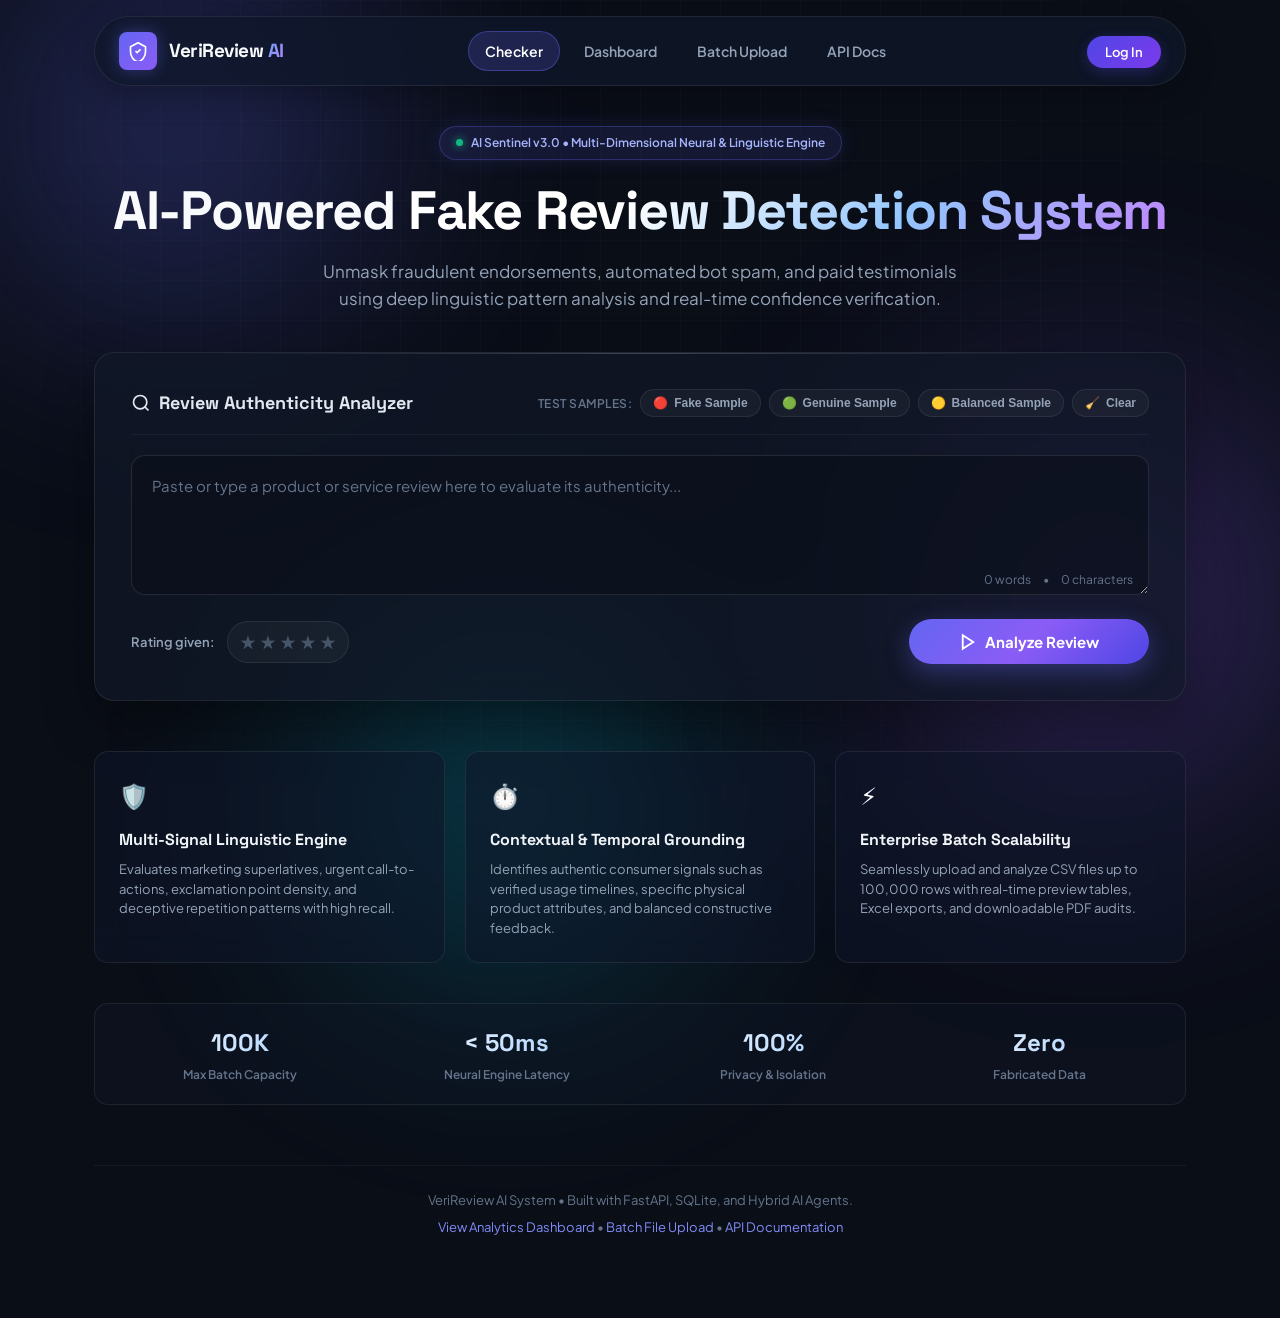
<file: templates/index.html>
<!DOCTYPE html>
<html lang="en">
<head>
  <meta charset="UTF-8" />
  <meta name="viewport" content="width=device-width, initial-scale=1.0" />
  <title>VeriReview AI — Fake Review Detection System</title>
  <meta name="description" content="AI-agent-powered review authenticity checker with multi-dimensional linguistic anomaly analysis, real-time confidence scoring, and batch verification." />

  <!-- Google Fonts: Plus Jakarta Sans & Space Grotesk -->
  <link rel="preconnect" href="https://fonts.googleapis.com" />
  <link rel="preconnect" href="https://fonts.gstatic.com" crossorigin />
  <link href="https://fonts.googleapis.com/css2?family=Plus+Jakarta+Sans:wght@300;400;500;600;700;800&family=Space+Grotesk:wght@500;600;700&display=swap" rel="stylesheet" />

  <style>
    /* ==========================================================================
       CSS Variables & Theme Tokens
       ========================================================================== */
    :root {
      --bg-primary: #0a0e17;
      --bg-secondary: #0f172a;
      --bg-glass: rgba(17, 24, 39, 0.72);
      --bg-glass-elevated: rgba(30, 41, 59, 0.65);
      --border-subtle: rgba(255, 255, 255, 0.08);
      --border-focus: rgba(99, 102, 241, 0.5);

      --text-main: #f8fafc;
      --text-muted: #94a3b8;
      --text-dim: #64748b;

      --accent-indigo: #6366f1;
      --accent-cyan: #06b6d4;
      --accent-violet: #8b5cf6;

      --fake-red: #ef4444;
      --fake-red-glow: rgba(239, 68, 68, 0.25);
      --fake-bg: rgba(239, 68, 68, 0.08);

      --genuine-green: #10b981;
      --genuine-green-glow: rgba(16, 185, 129, 0.25);
      --genuine-bg: rgba(16, 185, 129, 0.08);

      --radius-sm: 8px;
      --radius-md: 14px;
      --radius-lg: 20px;
      --radius-full: 9999px;

      --font-body: 'Plus Jakarta Sans', system-ui, -apple-system, sans-serif;
      --font-heading: 'Space Grotesk', system-ui, -apple-system, sans-serif;
    }

    /* ==========================================================================
       Reset & Base Styles
       ========================================================================== */
    *, *::before, *::after {
      box-sizing: border-box;
      margin: 0;
      padding: 0;
    }

    body {
      font-family: var(--font-body);
      background-color: var(--bg-primary);
      color: var(--text-main);
      min-height: 100vh;
      overflow-x: hidden;
      line-height: 1.6;
      position: relative;
    }

    /* Ambient Background Glow Elements */
    .ambient-glow {
      position: fixed;
      border-radius: 50%;
      filter: blur(120px);
      pointer-events: none;
      z-index: 0;
      opacity: 0.45;
      animation: floatOrbs 18s ease-in-out infinite alternate;
    }

    .ambient-1 {
      top: -150px;
      left: -100px;
      width: 550px;
      height: 550px;
      background: radial-gradient(circle, var(--accent-indigo) 0%, transparent 70%);
    }

    .ambient-2 {
      top: 300px;
      right: -120px;
      width: 600px;
      height: 600px;
      background: radial-gradient(circle, var(--accent-violet) 0%, transparent 70%);
      animation-delay: -5s;
    }

    .ambient-3 {
      bottom: -150px;
      left: 20%;
      width: 500px;
      height: 500px;
      background: radial-gradient(circle, var(--accent-cyan) 0%, transparent 70%);
      animation-delay: -10s;
    }

    @keyframes floatOrbs {
      0% { transform: translateY(0px) scale(1); }
      50% { transform: translateY(35px) scale(1.08); }
      100% { transform: translateY(-20px) scale(0.96); }
    }

    /* Subtle Cyber Grid Texture */
    .cyber-grid {
      position: fixed;
      inset: 0;
      background-image: 
        linear-gradient(to right, rgba(255, 255, 255, 0.02) 1px, transparent 1px),
        linear-gradient(to bottom, rgba(255, 255, 255, 0.02) 1px, transparent 1px);
      background-size: 40px 40px;
      pointer-events: none;
      z-index: 0;
      mask-image: radial-gradient(circle at 50% 30%, black 40%, transparent 90%);
      -webkit-mask-image: radial-gradient(circle at 50% 30%, black 40%, transparent 90%);
    }

    /* ==========================================================================
       Layout Containers
       ========================================================================== */
    .app-wrapper {
      position: relative;
      z-index: 1;
      max-width: 1140px;
      margin: 0 auto;
      padding: 0 24px 80px;
    }

    /* ==========================================================================
       Glass Navigation Header
       ========================================================================== */
    .glass-nav {
      position: sticky;
      top: 16px;
      z-index: 100;
      display: flex;
      align-items: center;
      justify-content: space-between;
      padding: 14px 24px;
      margin: 16px 0 40px;
      background: rgba(15, 23, 42, 0.75);
      backdrop-filter: blur(20px);
      -webkit-backdrop-filter: blur(20px);
      border: 1px solid var(--border-subtle);
      border-radius: var(--radius-full);
      box-shadow: 0 10px 30px rgba(0, 0, 0, 0.25);
    }

    .nav-brand {
      display: flex;
      align-items: center;
      gap: 12px;
      text-decoration: none;
      color: var(--text-main);
    }

    .brand-icon-wrapper {
      position: relative;
      width: 38px;
      height: 38px;
      border-radius: var(--radius-sm);
      background: linear-gradient(135deg, var(--accent-indigo), var(--accent-violet));
      display: flex;
      align-items: center;
      justify-content: center;
      box-shadow: 0 0 15px rgba(99, 102, 241, 0.4);
    }

    .brand-icon-wrapper svg {
      width: 20px;
      height: 20px;
      fill: none;
      stroke: #fff;
      stroke-width: 2;
    }

    .brand-title {
      font-family: var(--font-heading);
      font-size: 19px;
      font-weight: 700;
      letter-spacing: -0.5px;
    }

    .brand-title span {
      background: linear-gradient(120deg, #60a5fa, #c084fc);
      -webkit-background-clip: text;
      -webkit-text-fill-color: transparent;
    }

    .nav-links {
      display: flex;
      align-items: center;
      gap: 8px;
    }

    .nav-link {
      padding: 8px 16px;
      color: var(--text-muted);
      text-decoration: none;
      font-size: 14px;
      font-weight: 600;
      border-radius: var(--radius-full);
      transition: all 0.2s ease;
    }

    .nav-link:hover {
      color: var(--text-main);
      background: rgba(255, 255, 255, 0.06);
    }

    .nav-link.active {
      color: #fff;
      background: rgba(99, 102, 241, 0.2);
      border: 1px solid rgba(99, 102, 241, 0.4);
    }

    .nav-btn-auth {
      padding: 8px 18px;
      font-size: 13px;
      font-weight: 600;
      color: #fff;
      background: linear-gradient(135deg, #4f46e5, #7c3aed);
      border-radius: var(--radius-full);
      text-decoration: none;
      box-shadow: 0 4px 14px rgba(79, 70, 229, 0.3);
      transition: all 0.2s ease;
    }

    .nav-btn-auth:hover {
      transform: translateY(-1px);
      box-shadow: 0 6px 18px rgba(79, 70, 229, 0.45);
    }

    /* ==========================================================================
       Hero Section
       ========================================================================== */
    .hero-section {
      text-align: center;
      margin-bottom: 40px;
    }

    .hero-badge {
      display: inline-flex;
      align-items: center;
      gap: 8px;
      padding: 6px 16px;
      background: rgba(99, 102, 241, 0.12);
      border: 1px solid rgba(99, 102, 241, 0.3);
      border-radius: var(--radius-full);
      font-size: 12px;
      font-weight: 600;
      color: #a5b4fc;
      margin-bottom: 20px;
      box-shadow: 0 0 20px rgba(99, 102, 241, 0.15);
    }

    .pulsing-dot {
      width: 7px;
      height: 7px;
      border-radius: 50%;
      background-color: var(--genuine-green);
      box-shadow: 0 0 8px var(--genuine-green);
      animation: pulseGreen 1.8s infinite;
    }

    @keyframes pulseGreen {
      0%, 100% { opacity: 1; transform: scale(1); }
      50% { opacity: 0.4; transform: scale(1.3); }
    }

    .hero-title {
      font-family: var(--font-heading);
      font-size: clamp(34px, 5vw, 54px);
      font-weight: 800;
      line-height: 1.15;
      letter-spacing: -1.2px;
      margin-bottom: 16px;
    }

    .hero-title-gradient {
      background: linear-gradient(135deg, #ffffff 30%, #93c5fd 65%, #c084fc 100%);
      -webkit-background-clip: text;
      -webkit-text-fill-color: transparent;
    }

    .hero-subtitle {
      max-width: 680px;
      margin: 0 auto;
      font-size: clamp(15px, 2vw, 17px);
      color: var(--text-muted);
      line-height: 1.6;
    }

    /* ==========================================================================
       Analyzer Main Card (Glass Console)
       ========================================================================== */
    .console-card {
      background: var(--bg-glass);
      backdrop-filter: blur(24px);
      -webkit-backdrop-filter: blur(24px);
      border: 1px solid var(--border-subtle);
      border-radius: var(--radius-lg);
      padding: clamp(24px, 4vw, 36px);
      box-shadow: 0 20px 50px rgba(0, 0, 0, 0.35);
      position: relative;
      overflow: hidden;
    }

    .console-card::before {
      content: "";
      position: absolute;
      top: 0;
      left: 10%;
      right: 10%;
      height: 1px;
      background: linear-gradient(90deg, transparent, rgba(255, 255, 255, 0.2), transparent);
    }

    .console-top-bar {
      display: flex;
      align-items: center;
      justify-content: space-between;
      flex-wrap: wrap;
      gap: 12px;
      margin-bottom: 20px;
      padding-bottom: 16px;
      border-bottom: 1px solid rgba(255, 255, 255, 0.05);
    }

    .console-heading {
      font-family: var(--font-heading);
      font-size: 18px;
      font-weight: 700;
      display: flex;
      align-items: center;
      gap: 8px;
      color: #e2e8f0;
    }

    /* Quick Preset Chips */
    .preset-chips {
      display: flex;
      align-items: center;
      gap: 8px;
      flex-wrap: wrap;
    }

    .chip-label {
      font-size: 12px;
      color: var(--text-dim);
      font-weight: 600;
      text-transform: uppercase;
      letter-spacing: 0.5px;
    }

    .chip-btn {
      padding: 6px 12px;
      font-size: 12px;
      font-weight: 600;
      border-radius: var(--radius-full);
      border: 1px solid var(--border-subtle);
      background: rgba(255, 255, 255, 0.04);
      color: var(--text-muted);
      cursor: pointer;
      transition: all 0.2s ease;
      display: inline-flex;
      align-items: center;
      gap: 6px;
    }

    .chip-btn:hover {
      background: rgba(255, 255, 255, 0.09);
      color: var(--text-main);
      transform: translateY(-1px);
    }

    .chip-btn.chip-fake:hover {
      border-color: rgba(239, 68, 68, 0.4);
      color: #fca5a5;
    }

    .chip-btn.chip-genuine:hover {
      border-color: rgba(16, 185, 129, 0.4);
      color: #86efac;
    }

    /* Review Textarea Wrap */
    .textarea-wrap {
      position: relative;
      margin-bottom: 18px;
    }

    textarea#review_text {
      width: 100%;
      min-height: 140px;
      padding: 18px 20px 40px;
      font-family: var(--font-body);
      font-size: 15px;
      line-height: 1.6;
      color: var(--text-main);
      background: rgba(10, 15, 26, 0.6);
      border: 1px solid rgba(255, 255, 255, 0.1);
      border-radius: var(--radius-md);
      resize: vertical;
      outline: none;
      transition: all 0.25s ease;
    }

    textarea#review_text:focus {
      border-color: var(--accent-indigo);
      box-shadow: 0 0 0 3px rgba(99, 102, 241, 0.2), inset 0 2px 4px rgba(0, 0, 0, 0.3);
      background: rgba(10, 15, 26, 0.85);
    }

    textarea#review_text::placeholder {
      color: var(--text-dim);
    }

    .textarea-footer {
      position: absolute;
      bottom: 12px;
      right: 16px;
      display: flex;
      align-items: center;
      gap: 12px;
      font-size: 12px;
      color: var(--text-dim);
      pointer-events: none;
    }

    /* Rating & Action Controls */
    .controls-row {
      display: flex;
      align-items: center;
      justify-content: space-between;
      gap: 18px;
      flex-wrap: wrap;
    }

    .rating-control {
      display: flex;
      align-items: center;
      gap: 12px;
    }

    .rating-label {
      font-size: 13px;
      font-weight: 600;
      color: var(--text-muted);
    }

    /* Interactive Star Selector */
    .star-rating-box {
      display: flex;
      align-items: center;
      gap: 4px;
      background: rgba(255, 255, 255, 0.04);
      padding: 6px 12px;
      border-radius: var(--radius-full);
      border: 1px solid var(--border-subtle);
    }

    .star-icon {
      font-size: 18px;
      color: #475569;
      cursor: pointer;
      transition: all 0.15s ease;
      user-select: none;
    }

    .star-icon.active,
    .star-icon.hovered {
      color: #fbbf24;
      text-shadow: 0 0 8px rgba(251, 191, 36, 0.6);
      transform: scale(1.15);
    }

    /* Hidden native select for standard form compliance */
    select#rating {
      position: absolute;
      opacity: 0;
      pointer-events: none;
      width: 0;
      height: 0;
    }

    /* Submit Button */
    button#submit-btn {
      flex: 1;
      max-width: 240px;
      padding: 13px 26px;
      font-family: var(--font-body);
      font-size: 15px;
      font-weight: 700;
      color: #fff;
      background: linear-gradient(135deg, #6366f1 0%, #8b5cf6 50%, #4f46e5 100%);
      border: none;
      border-radius: var(--radius-full);
      cursor: pointer;
      display: inline-flex;
      align-items: center;
      justify-content: center;
      gap: 8px;
      box-shadow: 0 8px 24px rgba(99, 102, 241, 0.35);
      transition: all 0.25s cubic-bezier(0.16, 1, 0.3, 1);
    }

    button#submit-btn:hover:not(:disabled) {
      transform: translateY(-2px);
      box-shadow: 0 12px 30px rgba(99, 102, 241, 0.5);
    }

    button#submit-btn:active:not(:disabled) {
      transform: translateY(0);
    }

    button#submit-btn:disabled {
      background: #334155;
      color: #94a3b8;
      cursor: not-allowed;
      box-shadow: none;
      transform: none;
    }

    /* ==========================================================================
       Result Section — Distinct Red & Green Lines
       ========================================================================== */
    .result {
      margin-top: 32px;
      padding: 24px 28px;
      border-radius: var(--radius-md);
      position: relative;
      transition: all 0.35s cubic-bezier(0.16, 1, 0.3, 1);
      animation: fadeInScale 0.35s ease-out;
    }

    @keyframes fadeInScale {
      from { opacity: 0; transform: translateY(12px) scale(0.98); }
      to { opacity: 1; transform: translateY(0) scale(1); }
    }

    /* Hidden Utility */
    .hidden {
      display: none !important;
    }

    /* Prominent Red Line for False/Fake Reviews */
    .result.result-fake,
    .result.result-false {
      background: linear-gradient(90deg, var(--fake-bg) 0%, rgba(15, 23, 42, 0.9) 100%);
      border: 1px solid rgba(239, 68, 68, 0.25);
      border-left: 8px solid var(--fake-red) !important;
      box-shadow: 0 12px 35px var(--fake-red-glow);
    }

    /* Prominent Green Line for True/Genuine Reviews */
    .result.result-genuine,
    .result.result-true {
      background: linear-gradient(90deg, var(--genuine-bg) 0%, rgba(15, 23, 42, 0.9) 100%);
      border: 1px solid rgba(16, 185, 129, 0.25);
      border-left: 8px solid var(--genuine-green) !important;
      box-shadow: 0 12px 35px var(--genuine-green-glow);
    }

    /* Header Banner inside Result */
    .result-header-bar {
      display: flex;
      align-items: center;
      justify-content: space-between;
      flex-wrap: wrap;
      gap: 12px;
      margin-bottom: 18px;
    }

    .result-status-tag {
      display: inline-flex;
      align-items: center;
      gap: 8px;
      padding: 6px 14px;
      border-radius: var(--radius-full);
      font-size: 13px;
      font-weight: 800;
      letter-spacing: 0.3px;
    }

    .tag-false {
      background: rgba(239, 68, 68, 0.18);
      color: #f87171;
      border: 1px solid rgba(239, 68, 68, 0.4);
    }

    .tag-true {
      background: rgba(16, 185, 129, 0.18);
      color: #34d399;
      border: 1px solid rgba(16, 185, 129, 0.4);
    }

    /* Confidence Meter */
    .confidence-meter-wrap {
      display: flex;
      align-items: center;
      gap: 16px;
      margin-bottom: 18px;
      padding: 14px 18px;
      background: rgba(0, 0, 0, 0.25);
      border-radius: var(--radius-sm);
      border: 1px solid rgba(255, 255, 255, 0.05);
    }

    .confidence-score-display {
      font-family: var(--font-heading);
      font-size: 28px;
      font-weight: 800;
      letter-spacing: -0.5px;
    }

    .confidence-bar-track {
      flex: 1;
      height: 8px;
      background: rgba(255, 255, 255, 0.08);
      border-radius: var(--radius-full);
      overflow: hidden;
      position: relative;
    }

    .confidence-bar-fill {
      height: 100%;
      border-radius: var(--radius-full);
      transition: width 0.6s cubic-bezier(0.16, 1, 0.3, 1);
    }

    .confidence-badge {
      display: inline-flex;
      align-items: center;
      gap: 4px;
      padding: 4px 10px;
      border-radius: var(--radius-full);
      font-size: 11px;
      font-weight: 700;
      letter-spacing: 0.5px;
    }

    .badge-high {
      background: rgba(16, 185, 129, 0.18);
      color: #34d399;
      border: 1px solid rgba(16, 185, 129, 0.3);
    }

    .badge-medium {
      background: rgba(245, 158, 11, 0.18);
      color: #fbbf24;
      border: 1px solid rgba(245, 158, 11, 0.3);
    }

    .badge-low {
      background: rgba(239, 68, 68, 0.18);
      color: #f87171;
      border: 1px solid rgba(239, 68, 68, 0.3);
    }

    /* Human Review Warning Banner */
    .human-review-banner {
      padding: 10px 14px;
      margin-bottom: 14px;
      background: rgba(245, 158, 11, 0.12);
      border-left: 4px solid #f59e0b;
      border-radius: var(--radius-sm);
      font-size: 13px;
      color: #fde68a;
    }

    /* Reasoning Text */
    .result-reasoning-box {
      margin-bottom: 14px;
    }

    .result-reasoning-box p {
      font-size: 14px;
      color: #cbd5e1;
      line-height: 1.6;
    }

    /* Indicators / Detected Signals Pills */
    .indicators-list {
      display: flex;
      flex-wrap: wrap;
      gap: 8px;
      margin-top: 8px;
    }

    .indicator-pill {
      font-size: 12px;
      font-weight: 600;
      padding: 4px 10px;
      border-radius: var(--radius-full);
      background: rgba(255, 255, 255, 0.06);
      border: 1px solid rgba(255, 255, 255, 0.1);
      color: #e2e8f0;
    }

    .hint {
      font-size: 12px;
      color: var(--text-dim);
      margin-top: 8px;
    }

    .error {
      margin-top: 16px;
      padding: 14px 18px;
      background: rgba(239, 68, 68, 0.15);
      border-left: 4px solid var(--fake-red);
      border-radius: var(--radius-sm);
      color: #fca5a5;
      font-size: 14px;
    }

    /* ==========================================================================
       Feature Grid Section
       ========================================================================== */
    .feature-grid {
      display: grid;
      grid-template-columns: repeat(auto-fit, minmax(300px, 1fr));
      gap: 20px;
      margin-top: 50px;
    }

    .feature-card {
      background: rgba(15, 23, 42, 0.55);
      backdrop-filter: blur(16px);
      border: 1px solid var(--border-subtle);
      border-radius: var(--radius-md);
      padding: 24px;
      transition: all 0.25s ease;
    }

    .feature-card:hover {
      transform: translateY(-4px);
      border-color: rgba(99, 102, 241, 0.35);
      box-shadow: 0 12px 30px rgba(0, 0, 0, 0.3);
    }

    .feature-icon {
      font-size: 24px;
      margin-bottom: 12px;
    }

    .feature-title {
      font-family: var(--font-heading);
      font-size: 16px;
      font-weight: 700;
      color: #f1f5f9;
      margin-bottom: 8px;
    }

    .feature-desc {
      font-size: 13px;
      color: var(--text-muted);
      line-height: 1.5;
    }

    /* ==========================================================================
       Metrics Strip
       ========================================================================== */
    .metrics-strip {
      display: grid;
      grid-template-columns: repeat(4, 1fr);
      gap: 16px;
      margin-top: 40px;
      padding: 20px;
      background: rgba(15, 23, 42, 0.4);
      border: 1px solid var(--border-subtle);
      border-radius: var(--radius-md);
      text-align: center;
    }

    .metric-value {
      font-family: var(--font-heading);
      font-size: 24px;
      font-weight: 800;
      background: linear-gradient(135deg, #fff, #93c5fd);
      -webkit-background-clip: text;
      -webkit-text-fill-color: transparent;
    }

    .metric-label {
      font-size: 12px;
      color: var(--text-dim);
      font-weight: 600;
      margin-top: 2px;
    }

    /* ==========================================================================
       Footer
       ========================================================================== */
    .app-footer {
      text-align: center;
      margin-top: 60px;
      padding-top: 24px;
      border-top: 1px solid rgba(255, 255, 255, 0.05);
      color: var(--text-dim);
      font-size: 13px;
    }

    .app-footer a {
      color: #818cf8;
      text-decoration: none;
      transition: color 0.2s;
    }

    .app-footer a:hover {
      color: #a5b4fc;
      text-decoration: underline;
    }

    /* Responsive */
    @media (max-width: 768px) {
      .controls-row {
        flex-direction: column;
        align-items: stretch;
      }
      button#submit-btn {
        max-width: 100%;
      }
      .metrics-strip {
        grid-template-columns: repeat(2, 1fr);
      }
      .nav-links {
        display: none;
      }
    }
  </style>
</head>
<body>
  <!-- Ambient Glow Effects -->
  <div class="ambient-glow ambient-1"></div>
  <div class="ambient-glow ambient-2"></div>
  <div class="ambient-glow ambient-3"></div>
  <div class="cyber-grid"></div>

  <div class="app-wrapper">
    <!-- Glass Navigation Bar -->
    <nav class="glass-nav" aria-label="Main Navigation">
      <a href="/" class="nav-brand">
        <div class="brand-icon-wrapper">
          <svg viewBox="0 0 24 24">
            <path d="M12 2L3 7v6c0 5.55 3.84 10.74 9 12 5.16-1.26 9-6.45 9-12V7l-9-5z"></path>
            <path d="M9 12l2 2 4-4"></path>
          </svg>
        </div>
        <div class="brand-title">VeriReview <span>AI</span></div>
      </a>

      <div class="nav-links">
        <a href="/" class="nav-link active">Checker</a>
        <a href="/dashboard" class="nav-link">Dashboard</a>
        <a href="/batch" class="nav-link">Batch Upload</a>
        <a href="/docs" class="nav-link" target="_blank">API Docs</a>
      </div>

      <div>
        <a href="/login" id="auth-link" class="nav-btn-auth">Log In</a>
      </div>
    </nav>

    <!-- Hero Section -->
    <header class="hero-section">
      <div class="hero-badge">
        <span class="pulsing-dot"></span>
        <span>AI Sentinel v3.0 • Multi-Dimensional Neural & Linguistic Engine</span>
      </div>
      <h1 class="hero-title">
        AI-Powered <span class="hero-title-gradient">Fake Review Detection System</span>
      </h1>
      <p class="hero-subtitle">
        Unmask fraudulent endorsements, automated bot spam, and paid testimonials using 
        deep linguistic pattern analysis and real-time confidence verification.
      </p>
    </header>

    <!-- Main Review Console -->
    <main>
      <section class="console-card" aria-label="Review Authenticity Analyzer">
        <div class="console-top-bar">
          <div class="console-heading">
            <svg width="20" height="20" viewBox="0 0 24 24" fill="none" stroke="currentColor" stroke-width="2">
              <circle cx="11" cy="11" r="8"></circle>
              <line x1="21" y1="21" x2="16.65" y2="16.65"></line>
            </svg>
            Review Authenticity Analyzer
          </div>

          <!-- Quick Test Sample Chips -->
          <div class="preset-chips">
            <span class="chip-label">Test Samples:</span>
            <button type="button" class="chip-btn chip-fake" id="sample-fake-btn">
              <span>🔴</span> Fake Sample
            </button>
            <button type="button" class="chip-btn chip-genuine" id="sample-genuine-btn">
              <span>🟢</span> Genuine Sample
            </button>
            <button type="button" class="chip-btn" id="sample-nuanced-btn">
              <span>🟡</span> Balanced Sample
            </button>
            <button type="button" class="chip-btn" id="sample-clear-btn">
              <span>🧹</span> Clear
            </button>
          </div>
        </div>

        <form id="review-form">
          <div class="textarea-wrap">
            <textarea
              id="review_text"
              name="review_text"
              placeholder="Paste or type a product or service review here to evaluate its authenticity..."
              required
            ></textarea>
            <div class="textarea-footer">
              <span id="word-count">0 words</span>
              <span>•</span>
              <span id="char-count">0 characters</span>
            </div>
          </div>

          <div class="controls-row">
            <!-- Star Rating Picker -->
            <div class="rating-control">
              <span class="rating-label">Rating given:</span>
              <div class="star-rating-box" id="star-picker">
                <span class="star-icon" data-value="1">★</span>
                <span class="star-icon" data-value="2">★</span>
                <span class="star-icon" data-value="3">★</span>
                <span class="star-icon" data-value="4">★</span>
                <span class="star-icon" data-value="5">★</span>
              </div>
              <!-- Hidden native select for standard form compliance -->
              <select id="rating" name="rating">
                <option value="">Not specified</option>
                <option value="1">1 star</option>
                <option value="2">2 stars</option>
                <option value="3">3 stars</option>
                <option value="4">4 stars</option>
                <option value="5">5 stars</option>
              </select>
            </div>

            <button type="submit" id="submit-btn">
              <svg width="18" height="18" viewBox="0 0 24 24" fill="none" stroke="currentColor" stroke-width="2.5">
                <polygon points="5 3 19 12 5 21 5 3"></polygon>
              </svg>
              <span>Analyze Review</span>
            </button>
          </div>
        </form>

        <!-- Prediction Result Display Card -->
        <section id="result" class="result hidden" aria-live="polite">
          <div class="result-header-bar">
            <div id="result-status-tag" class="result-status-tag"></div>
            <span id="confidence-level-badge" class="confidence-badge"></span>
          </div>

          <div id="human-review-banner" class="human-review-banner hidden">
            ⚠️ <strong>NEEDS HUMAN REVIEW</strong> — Confidence is borderline for an automatic decision. Manual review advised.
          </div>

          <!-- Dynamic Confidence Meter Bar -->
          <div class="confidence-meter-wrap">
            <div>
              <div style="font-size: 11px; color: var(--text-dim); text-transform: uppercase; font-weight: 700;">Prediction Confidence</div>
              <div class="confidence-score-display">
                <span id="result-label" style="display: none;"></span>
                <span id="result-confidence">0</span>%
              </div>
            </div>
            <div class="confidence-bar-track">
              <div id="confidence-bar-fill" class="confidence-bar-fill" style="width: 0%;"></div>
            </div>
          </div>

          <div class="result-reasoning-box">
            <div style="font-size: 12px; color: var(--text-dim); text-transform: uppercase; font-weight: 700; margin-bottom: 4px;">Reasoning Analysis</div>
            <p id="result-reasoning"></p>
          </div>

          <div id="result-indicators-wrap" class="hidden">
            <div style="font-size: 12px; color: var(--text-dim); text-transform: uppercase; font-weight: 700;">Linguistic Signals Detected</div>
            <div class="indicators-list" id="result-indicators-container"></div>
            <!-- Keep original span for backwards compatibility -->
            <span id="result-indicators" style="display: none;"></span>
          </div>

          <p id="result-cached-note" class="hint hidden">⚡ Served instantly from high-performance cache.</p>
        </section>

        <p id="error-message" class="error hidden" role="alert"></p>
      </section>

      <!-- Three Feature Highlight Cards -->
      <section class="feature-grid" aria-label="Detection Capabilities">
        <div class="feature-card">
          <div class="feature-icon">🛡️</div>
          <h2 class="feature-title">Multi-Signal Linguistic Engine</h2>
          <p class="feature-desc">
            Evaluates marketing superlatives, urgent call-to-actions, exclamation point density, and deceptive repetition patterns with high recall.
          </p>
        </div>

        <div class="feature-card">
          <div class="feature-icon">⏱️</div>
          <h2 class="feature-title">Contextual & Temporal Grounding</h2>
          <p class="feature-desc">
            Identifies authentic consumer signals such as verified usage timelines, specific physical product attributes, and balanced constructive feedback.
          </p>
        </div>

        <div class="feature-card">
          <div class="feature-icon">⚡</div>
          <h2 class="feature-title">Enterprise Batch Scalability</h2>
          <p class="feature-desc">
            Seamlessly upload and analyze CSV files up to 100,000 rows with real-time preview tables, Excel exports, and downloadable PDF audits.
          </p>
        </div>
      </section>

      <!-- Metrics Strip -->
      <section class="metrics-strip" aria-label="System Metrics">
        <div>
          <div class="metric-value">100K</div>
          <div class="metric-label">Max Batch Capacity</div>
        </div>
        <div>
          <div class="metric-value">&lt; 50ms</div>
          <div class="metric-label">Neural Engine Latency</div>
        </div>
        <div>
          <div class="metric-value">100%</div>
          <div class="metric-label">Privacy & Isolation</div>
        </div>
        <div>
          <div class="metric-value">Zero</div>
          <div class="metric-label">Fabricated Data</div>
        </div>
      </section>
    </main>

    <!-- Footer -->
    <footer class="app-footer">
      <p>
        VeriReview AI System • Built with FastAPI, SQLite, and Hybrid AI Agents.
      </p>
      <p style="margin-top: 6px;">
        <a href="/dashboard">View Analytics Dashboard</a> • 
        <a href="/batch">Batch File Upload</a> • 
        <a href="/docs" target="_blank">API Documentation</a>
      </p>
    </footer>
  </div>

  <!-- Interactive Logic & API Client -->
  <script>
    const form = document.getElementById("review-form");
    const textarea = document.getElementById("review_text");
    const nativeRatingSelect = document.getElementById("rating");
    const submitBtn = document.getElementById("submit-btn");
    const resultSection = document.getElementById("result");
    const errorMessage = document.getElementById("error-message");
    const authLink = document.getElementById("auth-link");
    const humanReviewBanner = document.getElementById("human-review-banner");
    const confidenceBadge = document.getElementById("confidence-level-badge");
    const indicatorsWrap = document.getElementById("result-indicators-wrap");
    const indicatorsContainer = document.getElementById("result-indicators-container");
    const cachedNote = document.getElementById("result-cached-note");
    const confidenceBarFill = document.getElementById("confidence-bar-fill");
    const wordCountEl = document.getElementById("word-count");
    const charCountEl = document.getElementById("char-count");

    // Sample preset chips
    const sampleFakeBtn = document.getElementById("sample-fake-btn");
    const sampleGenuineBtn = document.getElementById("sample-genuine-btn");
    const sampleNuancedBtn = document.getElementById("sample-nuanced-btn");
    const sampleClearBtn = document.getElementById("sample-clear-btn");

    // Star rating picker
    const starPicker = document.getElementById("star-picker");
    const stars = starPicker.querySelectorAll(".star-icon");

    // 1. Live Counters
    function updateCounters() {
      const text = textarea.value.trim();
      const chars = textarea.value.length;
      const words = text ? text.split(/\s+/).length : 0;
      charCountEl.textContent = `${chars} character${chars === 1 ? '' : 's'}`;
      wordCountEl.textContent = `${words} word${words === 1 ? '' : 's'}`;
    }
    textarea.addEventListener("input", updateCounters);

    // 2. Interactive Star Rating
    function setRating(val) {
      nativeRatingSelect.value = val ? String(val) : "";
      stars.forEach((star) => {
        const starVal = parseInt(star.dataset.value, 10);
        star.classList.toggle("active", starVal <= val);
      });
    }

    stars.forEach((star) => {
      star.addEventListener("click", () => {
        const val = parseInt(star.dataset.value, 10);
        const current = parseInt(nativeRatingSelect.value, 10) || 0;
        setRating(current === val ? "" : val);
      });
      star.addEventListener("mouseenter", () => {
        const val = parseInt(star.dataset.value, 10);
        stars.forEach((s) => s.classList.toggle("hovered", parseInt(s.dataset.value, 10) <= val));
      });
    });

    starPicker.addEventListener("mouseleave", () => {
      stars.forEach((s) => s.classList.remove("hovered"));
    });

    // 3. Preset Samples
    sampleFakeBtn.addEventListener("click", () => {
      textarea.value = "This product changed my life, absolutely fantastic and revolutionary best ever buy now! 10/10 100% recommend to everyone!!!";
      setRating(5);
      updateCounters();
      textarea.focus();
    });

    sampleGenuineBtn.addEventListener("click", () => {
      textarea.value = "Used this daily for about 3 months now. Battery life dropped noticeably after week 6, still usable but not what I expected for the price. The material feels solid though.";
      setRating(3);
      updateCounters();
      textarea.focus();
    });

    sampleNuancedBtn.addEventListener("click", () => {
      textarea.value = "Good quality bowl, works as intended. Delivery was fast and arrived in one piece, though the color is slightly darker than the photos.";
      setRating(4);
      updateCounters();
      textarea.focus();
    });

    sampleClearBtn.addEventListener("click", () => {
      textarea.value = "";
      setRating("");
      updateCounters();
      resultSection.classList.add("hidden");
      errorMessage.classList.add("hidden");
      textarea.focus();
    });

    // 4. Reflect Auth State
    const username = localStorage.getItem("username");
    if (authLink && username) {
      authLink.textContent = `Log Out (${username})`;
      authLink.href = "#";
      authLink.addEventListener("click", (e) => {
        e.preventDefault();
        localStorage.removeItem("access_token");
        localStorage.removeItem("username");
        window.location.reload();
      });
    }

    function confidenceBadgeClass(level) {
      if (level === "HIGH") return "badge-high";
      if (level === "MEDIUM") return "badge-medium";
      return "badge-low";
    }

    function confidenceBadgeIcon(level) {
      if (level === "HIGH") return "✓";
      if (level === "MEDIUM") return "◐";
      return "⚠️";
    }

    // 5. Submit Form & Analyze Review
    form.addEventListener("submit", async (e) => {
      e.preventDefault();

      const reviewText = textarea.value.trim();
      const ratingValue = nativeRatingSelect.value;

      resultSection.classList.add("hidden");
      errorMessage.classList.add("hidden");

      submitBtn.disabled = true;
      submitBtn.innerHTML = `
        <svg width="18" height="18" viewBox="0 0 24 24" fill="none" stroke="currentColor" stroke-width="2.5" style="animation: spin 0.8s linear infinite;">
          <circle cx="12" cy="12" r="10" stroke-opacity="0.25"></circle>
          <path d="M12 2a10 10 0 0 1 10 10"></path>
        </svg>
        <span>Analyzing with AI...</span>
      `;

      const token = localStorage.getItem("access_token");
      const headers = { "Content-Type": "application/json" };
      if (token) headers["Authorization"] = `Bearer ${token}`;

      try {
        const response = await fetch("/predict", {
          method: "POST",
          headers,
          body: JSON.stringify({
            review_text: reviewText,
            rating: ratingValue ? parseInt(ratingValue, 10) : null,
          }),
        });

        if (!response.ok) {
          const errData = await response.json().catch(() => ({}));
          throw new Error(errData.detail || "Something went wrong. Please try again.");
        }

        const data = await response.json();

        // Update core text elements
        document.getElementById("result-label").textContent = data.label;
        document.getElementById("result-confidence").textContent = data.confidence;
        document.getElementById("result-reasoning").textContent = data.reasoning;

        // Confidence badge
        confidenceBadge.textContent = `${confidenceBadgeIcon(data.confidence_level)} ${data.confidence_level} CONFIDENCE`;
        confidenceBadge.className = `confidence-badge ${confidenceBadgeClass(data.confidence_level)}`;

        // Human review banner
        humanReviewBanner.classList.toggle("hidden", !data.needs_human_review);

        // Render distinct Red/Green line styling & status pills
        const isFake = data.label === "Fake";
        resultSection.className = `result ${isFake ? "result-fake result-false" : "result-genuine result-true"}`;

        const statusTag = document.getElementById("result-status-tag");
        if (statusTag) {
          statusTag.className = `result-status-tag ${isFake ? "tag-false" : "tag-true"}`;
          statusTag.innerHTML = isFake 
            ? `<span>🔴</span> Classified as False / Fake Review (Marked with Red Line)` 
            : `<span>🟢</span> Classified as True / Genuine Review (Marked with Green Line)`;
        }

        // Animate confidence progress bar
        confidenceBarFill.style.width = `${data.confidence}%`;
        confidenceBarFill.style.backgroundColor = isFake ? "var(--fake-red)" : "var(--genuine-green)";
        confidenceBarFill.style.boxShadow = isFake 
          ? "0 0 10px rgba(239, 68, 68, 0.7)" 
          : "0 0 10px rgba(16, 185, 129, 0.7)";

        // Signal tags
        if (data.indicators && data.indicators.length > 0) {
          document.getElementById("result-indicators").textContent = data.indicators.join(", ");
          indicatorsContainer.innerHTML = data.indicators
            .map((sig) => `<span class="indicator-pill">${sig}</span>`)
            .join("");
          indicatorsWrap.classList.remove("hidden");
        } else {
          indicatorsWrap.classList.add("hidden");
        }

        cachedNote.classList.toggle("hidden", !data.cached);

        resultSection.classList.remove("hidden");
        resultSection.scrollIntoView({ behavior: "smooth", block: "nearest" });
      } catch (err) {
        errorMessage.textContent = err.message;
        errorMessage.classList.remove("hidden");
      } finally {
        submitBtn.disabled = false;
        submitBtn.innerHTML = `
          <svg width="18" height="18" viewBox="0 0 24 24" fill="none" stroke="currentColor" stroke-width="2.5">
            <polygon points="5 3 19 12 5 21 5 3"></polygon>
          </svg>
          <span>Analyze Review</span>
        `;
      }
    });

    // Keyframe spin for loader
    const styleSheet = document.createElement("style");
    styleSheet.textContent = "@keyframes spin { 100% { transform: rotate(360deg); } }";
    document.head.appendChild(styleSheet);
  </script>
</body>
</html>
</file>
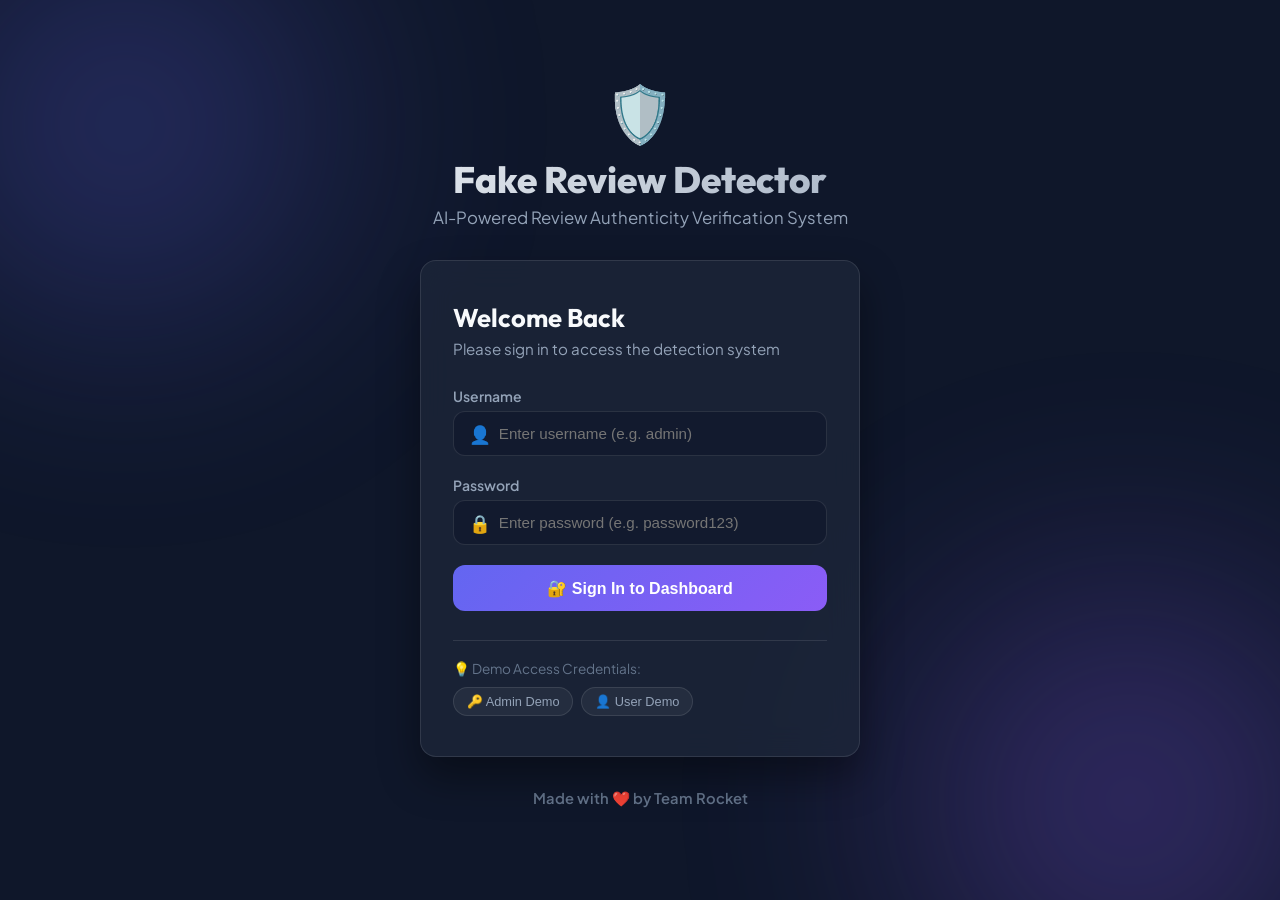
<file: web/index.html>
<!DOCTYPE html>
<html lang="en">
<head>
  <meta charset="UTF-8">
  <meta name="viewport" content="width=device-width, initial-scale=1.0">
  <title>Fake Review Detection System | Team Rocket</title>
  <link rel="preconnect" href="https://fonts.googleapis.com">
  <link rel="preconnect" href="https://fonts.gstatic.com" crossorigin>
  <link href="https://fonts.googleapis.com/css2?family=Outfit:wght@300;400;500;600;700;800&family=Plus+Jakarta+Sans:wght@400;500;600;700&display=swap" rel="stylesheet">
  <link rel="stylesheet" href="styles.css">
</head>
<body>
  <div class="ambient-glow glow-1"></div>
  <div class="ambient-glow glow-2"></div>

  <div class="app-container">
    <!-- LOGIN VIEW -->
    <div id="login-view" class="view-card active">
      <div class="brand-header">
        <div class="brand-icon">🛡️</div>
        <h1>Fake Review Detector</h1>
        <p class="brand-subtitle">AI-Powered Review Authenticity Verification System</p>
      </div>

      <div class="login-card glass-panel">
        <h2>Welcome Back</h2>
        <p class="login-desc">Please sign in to access the detection system</p>

        <form id="login-form" onsubmit="handleLogin(event)">
          <div class="form-group">
            <label for="username">Username</label>
            <div class="input-wrapper">
              <span class="input-icon">👤</span>
              <input type="text" id="username" placeholder="Enter username (e.g. admin)" required autocomplete="username">
            </div>
          </div>

          <div class="form-group">
            <label for="password">Password</label>
            <div class="input-wrapper">
              <span class="input-icon">🔒</span>
              <input type="password" id="password" placeholder="Enter password (e.g. password123)" required autocomplete="current-password">
            </div>
          </div>

          <div id="login-error" class="error-banner hidden">
            ⚠️ Invalid credentials. Use demo credentials below.
          </div>

          <button type="submit" class="btn btn-primary btn-full">
            <span>🔐 Sign In to Dashboard</span>
          </button>
        </form>

        <div class="demo-credentials">
          <p class="demo-title">💡 Demo Access Credentials:</p>
          <div class="demo-chips">
            <button type="button" class="chip" onclick="fillDemo('admin', 'admin123')">🔑 Admin Demo</button>
            <button type="button" class="chip" onclick="fillDemo('user', 'user123')">👤 User Demo</button>
          </div>
        </div>
      </div>

      <footer class="site-footer">
        <p>Made with ❤️ by Team Rocket</p>
      </footer>
    </div>

    <!-- MAIN APP DASHBOARD VIEW -->
    <div id="app-view" class="view-card hidden">
      <header class="app-header glass-panel">
        <div class="header-brand">
          <span class="header-logo">🛡️</span>
          <div>
            <h2 class="header-title">Fake Review Detection System</h2>
            <p class="header-subtitle">Analyze product review text to verify authenticity</p>
          </div>
        </div>

        <div class="header-user">
          <div class="user-badge">
            <span class="user-avatar" id="user-avatar-initial">A</span>
            <span class="user-name" id="user-display-name">Admin</span>
          </div>
          <button type="button" class="btn btn-outline btn-sm" onclick="handleLogout()">
            <span>🚪 Logout</span>
          </button>
        </div>
      </header>

      <main class="dashboard-content">
        <section class="card glass-panel search-section">
          <div class="section-header">
            <h3>📝 Enter Product Review for Analysis</h3>
            <span class="badge-tag">NLP Model v1.0</span>
          </div>

          <div class="sample-chips-bar">
            <span class="sample-label">Try sample review:</span>
            <button type="button" class="sample-chip sample-real" onclick="loadSample(true)">
              ✅ Authentic Product Review
            </button>
            <button type="button" class="sample-chip sample-fake" onclick="loadSample(false)">
              🚨 Promotional / Fake Review
            </button>
          </div>

          <div class="textarea-wrapper">
            <textarea 
              id="review-input" 
              placeholder="Paste or type a customer product review here..." 
              rows="5"
              oninput="updateCharCount()"
            ></textarea>
            <div class="textarea-footer">
              <span id="char-count">0 characters</span>
              <button type="button" class="btn-clear-text" onclick="clearInput()">Clear</button>
            </div>
          </div>

          <button type="button" id="btn-predict" class="btn btn-primary btn-full btn-lg" onclick="analyzeReview()">
            <span id="btn-text">🔍 Predict Review Authenticity</span>
            <span id="btn-spinner" class="spinner hidden"></span>
          </button>

          <div id="result-container" class="result-container hidden">
            <div id="result-card" class="result-card">
              <div class="result-header">
                <div class="result-icon-badge" id="result-icon">✅</div>
                <div class="result-text-group">
                  <h4 id="result-label">REAL REVIEW</h4>
                  <p id="result-summary">High statistical confidence based on linguistic patterns.</p>
                </div>
              </div>

              <div class="confidence-box">
                <div class="confidence-header">
                  <span>Authenticity Confidence Score</span>
                  <span id="confidence-score-val" class="confidence-score-val">98.50%</span>
                </div>
                <div class="progress-track">
                  <div id="progress-fill" class="progress-fill" style="width: 0%;"></div>
                </div>
              </div>

              <div class="signals-list" id="signals-list"></div>
            </div>
          </div>
        </section>

        <!-- RECENT 5 HISTORY SECTION -->
        <section class="card glass-panel history-section">
          <div class="section-header">
            <h3>🕒 Recent 5 Analysis History</h3>
            <button type="button" class="btn-text-only" onclick="clearHistory()">🗑️ Clear History</button>
          </div>

          <div id="history-empty" class="history-empty">
            <p>No recent analysis history yet. Analyze a review above to see recent logs here!</p>
          </div>

          <div id="history-list" class="history-list"></div>
        </section>
      </main>

      <footer class="site-footer">
        <p>Made with ❤️ by Team Rocket</p>
      </footer>
    </div>
  </div>

  <script src="app.js"></script>
</body>
</html>
</file>
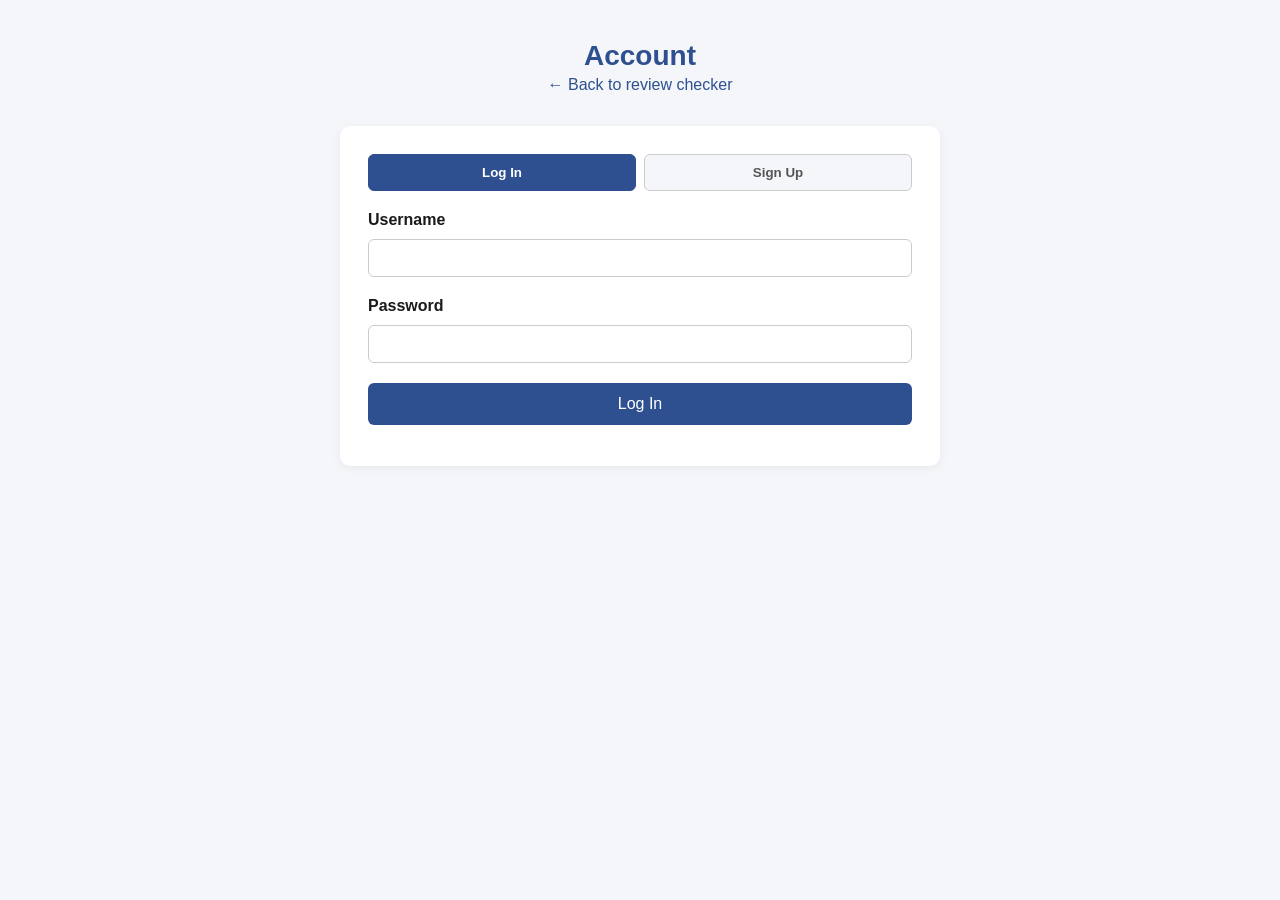
<file: templates/auth.html>
<!DOCTYPE html>
<html lang="en">
<head>
  <meta charset="UTF-8" />
  <meta name="viewport" content="width=device-width, initial-scale=1.0" />
  <title>Login — Fake Review Detection System</title>
  <link rel="stylesheet" href="/static/style.css" />
</head>
<body>
  <div class="container">
    <header>
      <h1>Account</h1>
      <p class="subtitle"><a href="/">&larr; Back to review checker</a></p>
    </header>

    <main>
      <div class="tabs">
        <button class="tab-btn active" data-tab="login">Log In</button>
        <button class="tab-btn" data-tab="signup">Sign Up</button>
      </div>

      <form id="login-form" class="tab-panel">
        <label for="login-username">Username</label>
        <input type="text" id="login-username" required />
        <label for="login-password">Password</label>
        <input type="password" id="login-password" required />
        <button type="submit">Log In</button>
      </form>

      <form id="signup-form" class="tab-panel hidden">
        <label for="signup-username">Username</label>
        <input type="text" id="signup-username" minlength="3" required />
        <label for="signup-password">Password</label>
        <input type="password" id="signup-password" minlength="8" required />
        <p class="hint">At least 8 characters.</p>
        <button type="submit">Create Account</button>
      </form>

      <p id="auth-message" class="error hidden"></p>
      <p id="auth-status" class="hint"></p>
    </main>
  </div>

  <script src="/static/auth.js"></script>
</body>
</html>
</file>
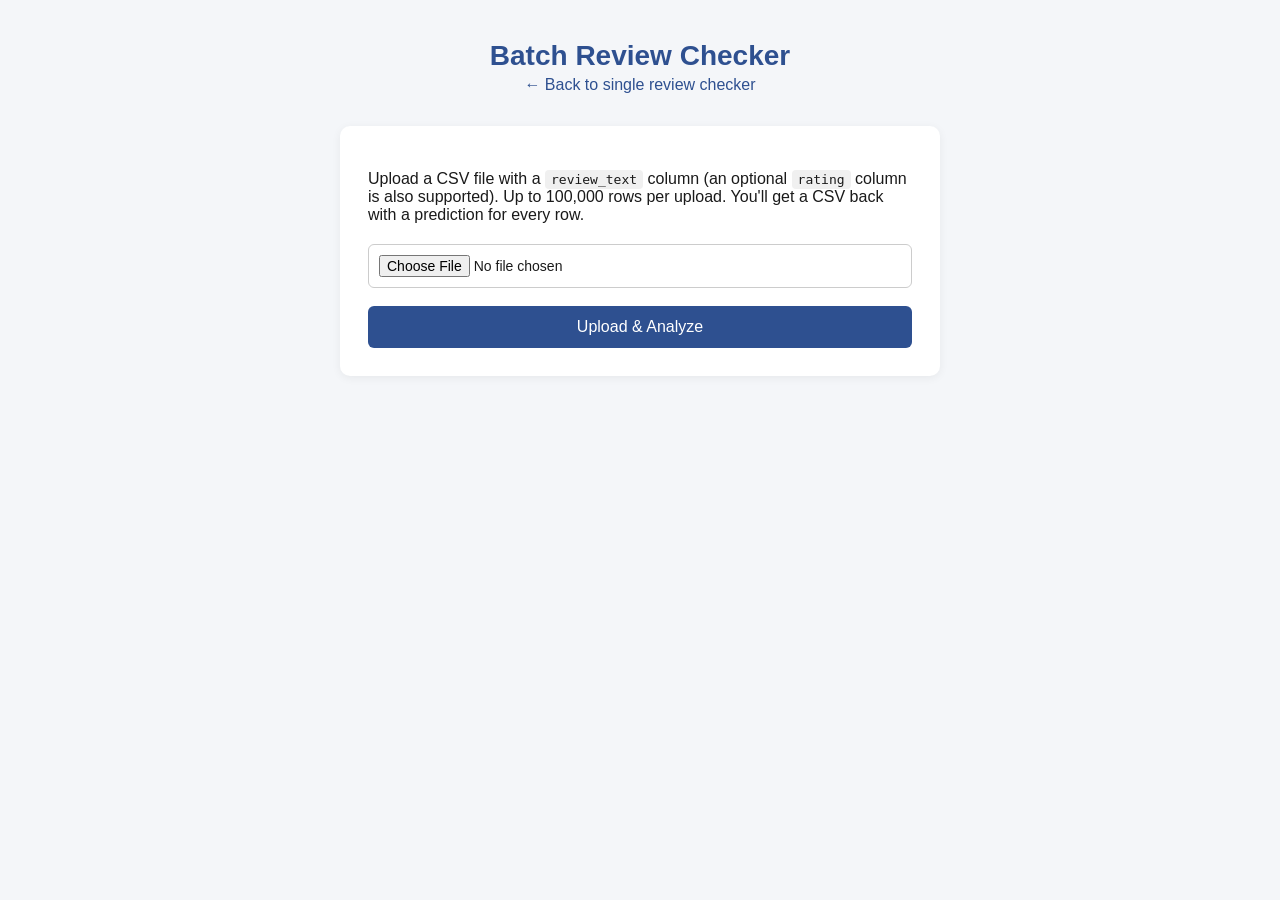
<file: templates/batch.html>
<!DOCTYPE html>
<html lang="en">
<head>
  <meta charset="UTF-8" />
  <meta name="viewport" content="width=device-width, initial-scale=1.0" />
  <title>Batch Checker — Fake Review Detection System</title>
  <link rel="stylesheet" href="/static/style.css" />
</head>
<body>
  <div class="container">
    <header>
      <h1>Batch Review Checker</h1>
      <p class="subtitle"><a href="/">&larr; Back to single review checker</a></p>
    </header>

    <main>
      <p>
        Upload a CSV file with a <code>review_text</code> column (an optional
        <code>rating</code> column is also supported). Up to 100,000 rows per
        upload. You'll get a CSV back with a prediction for every row.
      </p>

      <form id="batch-form">
        <input type="file" id="csv-file" accept=".csv" required />
        <button type="submit" id="batch-submit-btn">Upload & Analyze</button>
      </form>

      <div id="batch-progress" class="hint hidden">Processing your file — this can take a little while for larger batches...</div>
      <p id="batch-error" class="error hidden"></p>
      <p id="batch-success" class="hint hidden"></p>
      <div id="batch-summary" class="batch-summary hidden"></div>

      <div id="batch-results-wrap" class="hidden">
        <h2 style="margin-top: 24px; font-size: 18px;">Batch Results Preview</h2>
        <div class="table-legend">
          <span class="legend-item">
            <span class="legend-line legend-line-false"></span>
            <strong>False (Fake) Lines:</strong> Marked with Red Line
          </span>
          <span class="legend-item">
            <span class="legend-line legend-line-true"></span>
            <strong>True (Genuine) Lines:</strong> Marked with Green Line
          </span>
        </div>
        <div class="batch-table-wrap">
          <table class="batch-results-table">
            <thead>
              <tr>
                <th>#</th>
                <th>Review Text</th>
                <th>Rating</th>
                <th>Label</th>
                <th>Confidence</th>
                <th>Reasoning</th>
              </tr>
            </thead>
            <tbody id="batch-table-body"></tbody>
          </table>
        </div>
      </div>
    </main>
  </div>

  <script src="/static/batch.js"></script>
</body>
</html>
</file>
<file: web/styles.css>
/* =========================================================
   Fake Review Detection System - Premium Glassmorphism CSS
   ========================================================= */

:root {
  --font-heading: 'Outfit', sans-serif;
  --font-body: 'Plus Jakarta Sans', -apple-system, BlinkMacSystemFont, sans-serif;

  --bg-primary: #0F172A;
  --bg-secondary: #1E293B;
  --bg-glass: rgba(30, 41, 59, 0.7);
  --border-glass: rgba(255, 255, 255, 0.1);

  --text-primary: #F8FAFC;
  --text-secondary: #94A3B8;
  --text-muted: #64748B;

  --accent-indigo: #6366F1;
  --accent-purple: #8B5CF6;

  --real-green: #10B981;
  --real-green-bg: rgba(16, 185, 129, 0.15);
  --real-green-border: rgba(16, 185, 129, 0.4);

  --fake-red: #EF4444;
  --fake-red-bg: rgba(239, 68, 68, 0.15);
  --fake-red-border: rgba(239, 68, 68, 0.4);

  --radius-xl: 16px;
  --radius-lg: 12px;
  --radius-md: 8px;
}

* { box-sizing: border-box; margin: 0; padding: 0; }
body {
  font-family: var(--font-body);
  background-color: var(--bg-primary);
  color: var(--text-primary);
  min-height: 100vh;
  display: flex;
  justify-content: center;
  align-items: center;
  overflow-x: hidden;
  position: relative;
}

.ambient-glow {
  position: fixed;
  border-radius: 50%;
  filter: blur(120px);
  z-index: 0;
  pointer-events: none;
  opacity: 0.4;
}

.glow-1 { width: 450px; height: 450px; background: radial-gradient(circle, var(--accent-indigo), transparent); top: -100px; left: -100px; }
.glow-2 { width: 500px; height: 500px; background: radial-gradient(circle, var(--accent-purple), transparent); bottom: -150px; right: -100px; }

.app-container {
  width: 100%;
  max-width: 860px;
  margin: 0 auto;
  padding: 2rem 1.25rem;
  z-index: 1;
  position: relative;
}

.glass-panel {
  background: var(--bg-glass);
  backdrop-filter: blur(16px);
  -webkit-backdrop-filter: blur(16px);
  border: 1px solid var(--border-glass);
  border-radius: var(--radius-xl);
  box-shadow: 0 20px 40px rgba(0, 0, 0, 0.4);
}

.view-card { display: none; opacity: 0; transform: translateY(12px); transition: opacity 0.4s ease, transform 0.4s ease; }
.view-card.active { display: block; opacity: 1; transform: translateY(0); }
.hidden { display: none !important; }

.brand-header { text-align: center; margin-bottom: 2rem; }
.brand-icon { font-size: 3.5rem; margin-bottom: 0.5rem; display: inline-block; }
.brand-header h1 {
  font-family: var(--font-heading);
  font-size: 2.3rem;
  font-weight: 800;
  background: linear-gradient(135deg, #F8FAFC 0%, #94A3B8 100%);
  -webkit-background-clip: text;
  -webkit-text-fill-color: transparent;
}
.brand-subtitle { color: var(--text-secondary); font-size: 1.05rem; margin-top: 0.3rem; }

.login-card { max-width: 440px; margin: 0 auto; padding: 2.5rem 2rem; }
.login-card h2 { font-family: var(--font-heading); font-size: 1.6rem; font-weight: 700; margin-bottom: 0.3rem; }
.login-desc { color: var(--text-secondary); font-size: 0.95rem; margin-bottom: 1.8rem; }

.form-group { margin-bottom: 1.25rem; }
.form-group label { display: block; font-size: 0.875rem; font-weight: 600; color: var(--text-secondary); margin-bottom: 0.4rem; }
.input-wrapper { position: relative; display: flex; align-items: center; }
.input-icon { position: absolute; left: 1rem; font-size: 1.1rem; }
.input-wrapper input {
  width: 100%;
  padding: 0.8rem 1rem 0.8rem 2.8rem;
  background: rgba(15, 23, 42, 0.6);
  border: 1px solid var(--border-glass);
  border-radius: var(--radius-lg);
  color: var(--text-primary);
  font-size: 0.95rem;
  outline: none;
}
.input-wrapper input:focus { border-color: var(--accent-indigo); box-shadow: 0 0 0 3px rgba(99, 102, 241, 0.25); }

.error-banner {
  background: var(--fake-red-bg);
  border: 1px solid var(--fake-red-border);
  color: #FCA5A5;
  padding: 0.75rem 1rem;
  border-radius: var(--radius-md);
  font-size: 0.875rem;
  margin-bottom: 1.25rem;
}

.btn {
  display: inline-flex;
  align-items: center;
  justify-content: center;
  padding: 0.85rem 1.5rem;
  font-size: 1rem;
  font-weight: 700;
  border-radius: var(--radius-lg);
  border: none;
  cursor: pointer;
  transition: all 0.25s ease;
  gap: 0.5rem;
}
.btn-full { width: 100%; }
.btn-lg { padding: 1rem 1.5rem; font-size: 1.05rem; }
.btn-sm { padding: 0.5rem 0.9rem; font-size: 0.85rem; border-radius: var(--radius-md); }
.btn-primary { background: linear-gradient(135deg, var(--accent-indigo) 0%, var(--accent-purple) 100%); color: white; }
.btn-primary:hover { transform: translateY(-2px); box-shadow: 0 8px 25px rgba(99, 102, 241, 0.5); }
.btn-outline { background: rgba(255, 255, 255, 0.05); border: 1px solid var(--border-glass); color: var(--text-secondary); }

.demo-credentials { margin-top: 1.8rem; padding-top: 1.2rem; border-top: 1px solid var(--border-glass); }
.demo-title { font-size: 0.85rem; color: var(--text-muted); margin-bottom: 0.6rem; }
.demo-chips { display: flex; gap: 0.5rem; }
.chip { background: rgba(255, 255, 255, 0.05); border: 1px solid var(--border-glass); color: var(--text-secondary); padding: 0.4rem 0.8rem; border-radius: 20px; font-size: 0.8rem; cursor: pointer; }
.chip:hover { background: rgba(99, 102, 241, 0.2); color: #A5B4FC; }

.app-header { display: flex; justify-content: space-between; align-items: center; padding: 1.25rem 1.8rem; margin-bottom: 1.8rem; }
.header-brand { display: flex; align-items: center; gap: 1rem; }
.header-logo { font-size: 2rem; }
.header-title { font-family: var(--font-heading); font-size: 1.35rem; font-weight: 800; }
.header-subtitle { font-size: 0.875rem; color: var(--text-secondary); }

.header-user { display: flex; align-items: center; gap: 1rem; }
.user-badge { display: flex; align-items: center; gap: 0.6rem; background: rgba(255, 255, 255, 0.05); padding: 0.35rem 0.8rem 0.35rem 0.4rem; border-radius: 30px; border: 1px solid var(--border-glass); }
.user-avatar { width: 28px; height: 28px; background: var(--accent-indigo); color: white; border-radius: 50%; display: flex; align-items: center; justify-content: center; font-size: 0.85rem; font-weight: 700; }
.user-name { font-size: 0.875rem; font-weight: 600; }

.card { padding: 2rem; margin-bottom: 1.8rem; }
.section-header { display: flex; justify-content: space-between; align-items: center; margin-bottom: 1.2rem; }
.section-header h3 { font-family: var(--font-heading); font-size: 1.25rem; font-weight: 700; }
.badge-tag { background: rgba(99, 102, 241, 0.15); color: #A5B4FC; border: 1px solid rgba(99, 102, 241, 0.3); padding: 0.25rem 0.75rem; border-radius: 20px; font-size: 0.78rem; font-weight: 600; }

.sample-chips-bar { display: flex; align-items: center; gap: 0.6rem; margin-bottom: 1rem; flex-wrap: wrap; }
.sample-label { font-size: 0.85rem; color: var(--text-muted); }
.sample-chip { padding: 0.35rem 0.8rem; border-radius: 20px; font-size: 0.8rem; font-weight: 600; cursor: pointer; border: 1px solid transparent; }
.sample-real { background: var(--real-green-bg); color: #6EE7B7; border-color: var(--real-green-border); }
.sample-fake { background: var(--fake-red-bg); color: #FCA5A5; border-color: var(--fake-red-border); }

.textarea-wrapper { margin-bottom: 1.2rem; }
textarea {
  width: 100%; padding: 1rem; background: rgba(15, 23, 42, 0.7); border: 1px solid var(--border-glass); border-radius: var(--radius-lg); color: var(--text-primary); font-size: 0.95rem; line-height: 1.5; outline: none; resize: vertical; min-height: 120px;
}
textarea:focus { border-color: var(--accent-indigo); box-shadow: 0 0 0 3px rgba(99, 102, 241, 0.25); }

.textarea-footer { display: flex; justify-content: space-between; align-items: center; margin-top: 0.4rem; font-size: 0.8rem; color: var(--text-muted); }
.btn-clear-text { background: none; border: none; color: var(--text-muted); font-size: 0.8rem; cursor: pointer; text-decoration: underline; }

.spinner { width: 18px; height: 18px; border: 2px solid rgba(255, 255, 255, 0.3); border-top-color: white; border-radius: 50%; animation: spin 0.8s linear infinite; display: inline-block; }
@keyframes spin { to { transform: rotate(360deg); } }

.result-container { margin-top: 1.8rem; }
.result-card { padding: 1.5rem; border-radius: var(--radius-lg); border: 2px solid transparent; }
.result-card.is-real { background: var(--real-green-bg); border-color: var(--real-green); }
.result-card.is-fake { background: var(--fake-red-bg); border-color: var(--fake-red); }

.result-header { display: flex; align-items: center; gap: 1rem; margin-bottom: 1.2rem; }
.result-icon-badge { font-size: 2.2rem; width: 54px; height: 54px; border-radius: 12px; display: flex; align-items: center; justify-content: center; background: rgba(255, 255, 255, 0.1); }
.result-text-group h4 { font-family: var(--font-heading); font-size: 1.5rem; font-weight: 800; }
.is-real .result-text-group h4 { color: #34D399; }
.is-fake .result-text-group h4 { color: #F87171; }
.result-summary { font-size: 0.9rem; color: var(--text-secondary); margin-top: 0.2rem; }

.confidence-box { margin-bottom: 1rem; }
.confidence-header { display: flex; justify-content: space-between; font-size: 0.875rem; font-weight: 600; margin-bottom: 0.5rem; color: var(--text-secondary); }
.confidence-score-val { font-weight: 800; font-size: 1rem; color: var(--text-primary); }
.progress-track { width: 100%; height: 10px; background: rgba(15, 23, 42, 0.6); border-radius: 10px; overflow: hidden; }
.progress-fill { height: 100%; border-radius: 10px; transition: width 0.6s cubic-bezier(0.4, 0, 0.2, 1); }
.is-real .progress-fill { background: linear-gradient(90deg, #10B981, #34D399); }
.is-fake .progress-fill { background: linear-gradient(90deg, #EF4444, #F87171); }

.signals-list { display: flex; flex-direction: column; gap: 0.4rem; margin-top: 1rem; padding-top: 0.8rem; border-top: 1px solid rgba(255, 255, 255, 0.1); }
.signal-item { font-size: 0.85rem; display: flex; align-items: center; gap: 0.5rem; color: var(--text-secondary); }

.history-section { position: relative; }
.btn-text-only { background: none; border: none; color: var(--text-muted); font-size: 0.85rem; cursor: pointer; }
.history-empty { text-align: center; padding: 2rem 1rem; color: var(--text-muted); font-size: 0.9rem; border: 1px dashed var(--border-glass); border-radius: var(--radius-lg); }
.history-list { display: flex; flex-direction: column; gap: 0.75rem; }
.history-card { display: flex; align-items: center; justify-content: space-between; padding: 1rem 1.25rem; background: rgba(15, 23, 42, 0.5); border: 1px solid var(--border-glass); border-radius: var(--radius-lg); gap: 1rem; }
.history-left { display: flex; align-items: center; gap: 0.8rem; min-width: 0; }
.history-index { font-weight: 700; font-size: 0.85rem; color: var(--text-muted); width: 20px; }
.history-badge { padding: 0.25rem 0.6rem; border-radius: 20px; font-size: 0.75rem; font-weight: 800; white-space: nowrap; }
.history-badge.badge-real { background: var(--real-green-bg); color: #34D399; border: 1px solid var(--real-green-border); }
.history-badge.badge-fake { background: var(--fake-red-bg); color: #F87171; border: 1px solid var(--fake-red-border); }
.history-text { font-size: 0.88rem; color: var(--text-primary); white-space: nowrap; overflow: hidden; text-overflow: ellipsis; }
.history-right { display: flex; align-items: center; gap: 0.8rem; white-space: nowrap; }
.history-conf { font-size: 0.82rem; font-weight: 700; color: var(--text-secondary); }
.btn-reuse { background: rgba(255, 255, 255, 0.05); border: 1px solid var(--border-glass); color: var(--accent-indigo); padding: 0.3rem 0.7rem; border-radius: var(--radius-md); font-size: 0.78rem; cursor: pointer; }

.site-footer { text-align: center; padding: 2rem 0 1rem 0; color: var(--text-muted); font-size: 0.92rem; font-weight: 600; }
</file>
<file: static/style.css>
* {
  box-sizing: border-box;
}

body {
  font-family: -apple-system, BlinkMacSystemFont, "Segoe UI", Roboto, sans-serif;
  background: #f4f6f9;
  margin: 0;
  padding: 0;
  color: #1a1a1a;
}

.container {
  max-width: 640px;
  margin: 40px auto;
  padding: 0 20px;
}

header {
  text-align: center;
  margin-bottom: 32px;
}

header h1 {
  margin: 0;
  font-size: 28px;
  color: #2e5090;
}

.subtitle {
  color: #666;
  margin-top: 4px;
}

main {
  background: #fff;
  border-radius: 10px;
  padding: 28px;
  box-shadow: 0 2px 10px rgba(0, 0, 0, 0.06);
}

label {
  display: block;
  font-weight: 600;
  margin-bottom: 6px;
  margin-top: 16px;
}

textarea,
select {
  width: 100%;
  padding: 10px;
  border: 1px solid #ccc;
  border-radius: 6px;
  font-size: 14px;
  font-family: inherit;
  resize: vertical;
}

button#submit-btn {
  margin-top: 20px;
  width: 100%;
  padding: 12px;
  background: #2e5090;
  color: #fff;
  border: none;
  border-radius: 6px;
  font-size: 16px;
  cursor: pointer;
  transition: background 0.2s;
}

button#submit-btn:hover {
  background: #24407a;
}

button#submit-btn:disabled {
  background: #999;
  cursor: not-allowed;
}

.result {
  margin-top: 24px;
  padding: 16px;
  background: #f0f4fa;
  border-left: 6px solid #2e5090;
  border-radius: 6px;
  transition: all 0.2s ease;
}

.result.result-fake,
.result.result-false {
  border-left: 6px solid #ef4444 !important;
  background: #fff5f5;
  box-shadow: 0 4px 14px rgba(239, 68, 68, 0.08);
}

.result.result-genuine,
.result.result-true {
  border-left: 6px solid #10b981 !important;
  background: #f0fdf4;
  box-shadow: 0 4px 14px rgba(16, 185, 129, 0.08);
}

.result-status-tag {
  display: inline-flex;
  align-items: center;
  gap: 6px;
  font-size: 13px;
  font-weight: 700;
  margin-bottom: 10px;
  padding: 4px 10px;
  border-radius: 4px;
}
.result-status-tag.tag-false {
  background: #fee2e2;
  color: #dc2626;
  border-left: 4px solid #ef4444;
}
.result-status-tag.tag-true {
  background: #dcfce7;
  color: #16a34a;
  border-left: 4px solid #10b981;
}

.result h2 {
  margin-top: 0;
  font-size: 18px;
}

.error {
  margin-top: 16px;
  padding: 12px;
  background: #fde8e8;
  border-left: 4px solid #c0392b;
  border-radius: 6px;
  color: #c0392b;
}

.hidden {
  display: none;
}

/* ---- Dashboard (Week 4/5) ---- */

.container.wide {
  max-width: 960px;
}

.subtitle a {
  color: #2e5090;
  text-decoration: none;
}

.subtitle a:hover {
  text-decoration: underline;
}

.stats-grid {
  display: grid;
  grid-template-columns: repeat(4, 1fr);
  gap: 14px;
  margin-bottom: 24px;
}

.stat-card {
  background: #fff;
  border-radius: 10px;
  padding: 18px;
  text-align: center;
  box-shadow: 0 2px 8px rgba(0, 0, 0, 0.05);
}

.stat-value {
  display: block;
  font-size: 26px;
  font-weight: 700;
  color: #2e5090;
}

.stat-label {
  display: block;
  font-size: 13px;
  color: #666;
  margin-top: 4px;
}

/* Legend */
.table-legend {
  display: flex;
  align-items: center;
  gap: 18px;
  margin-bottom: 14px;
  padding: 10px 14px;
  background: #f8fafc;
  border: 1px solid #e2e8f0;
  border-radius: 8px;
  font-size: 13px;
  font-weight: 500;
}

.legend-item {
  display: inline-flex;
  align-items: center;
  gap: 8px;
}

.legend-line {
  display: inline-block;
  width: 20px;
  height: 6px;
  border-radius: 3px;
}

.legend-line-false {
  background-color: #ef4444;
}

.legend-line-true {
  background-color: #10b981;
}

#history-table,
.batch-results-table {
  width: 100%;
  border-collapse: collapse;
  background: #fff;
  border-radius: 10px;
  overflow: hidden;
  box-shadow: 0 2px 10px rgba(0, 0, 0, 0.06);
}

#history-table th,
#history-table td,
.batch-results-table th,
.batch-results-table td {
  padding: 10px 12px;
  text-align: left;
  border-bottom: 1px solid #eee;
  font-size: 14px;
}

#history-table th,
.batch-results-table th {
  background: #2e5090;
  color: #fff;
  font-weight: 600;
}

/* Distinct Red Line for False (Fake) rows */
tr.row-false,
tr.row-fake {
  border-left: 6px solid #ef4444 !important;
  background-color: rgba(239, 68, 68, 0.04) !important;
  transition: background-color 0.15s ease;
}

tr.row-false:hover,
tr.row-fake:hover {
  background-color: rgba(239, 68, 68, 0.09) !important;
}

tr.row-false td:first-child,
tr.row-fake td:first-child {
  border-left: 6px solid #ef4444;
  font-weight: 600;
}

/* Distinct Green Line for True (Genuine) rows */
tr.row-true,
tr.row-genuine {
  border-left: 6px solid #10b981 !important;
  background-color: rgba(16, 185, 129, 0.04) !important;
  transition: background-color 0.15s ease;
}

tr.row-true:hover,
tr.row-genuine:hover {
  background-color: rgba(16, 185, 129, 0.09) !important;
}

tr.row-true td:first-child,
tr.row-genuine td:first-child {
  border-left: 6px solid #10b981;
  font-weight: 600;
}

.line-indicator {
  display: inline-block;
  width: 4px;
  height: 16px;
  border-radius: 2px;
  vertical-align: middle;
  margin-right: 6px;
}

.line-indicator-false {
  background-color: #ef4444;
}

.line-indicator-true {
  background-color: #10b981;
}

.batch-table-wrap {
  margin-top: 20px;
  max-height: 480px;
  overflow-y: auto;
  border: 1px solid #e2e8f0;
  border-radius: 8px;
}

.badge {
  padding: 3px 10px;
  border-radius: 12px;
  font-size: 12px;
  font-weight: 600;
}

.badge-fake {
  background: #fde8e8;
  color: #c0392b;
}

.badge-genuine {
  background: #e8f6ee;
  color: #1b7a3d;
}

.delete-btn {
  background: transparent;
  border: 1px solid #c0392b;
  color: #c0392b;
  border-radius: 5px;
  padding: 4px 10px;
  font-size: 12px;
  cursor: pointer;
}

.delete-btn:hover {
  background: #c0392b;
  color: #fff;
}

@media (max-width: 640px) {
  .stats-grid {
    grid-template-columns: repeat(2, 1fr);
  }
  #history-table {
    display: block;
    overflow-x: auto;
  }
}

/* ---- Auth & Batch pages (Week 8) ---- */

input[type="text"],
input[type="password"],
input[type="file"] {
  width: 100%;
  padding: 10px;
  border: 1px solid #ccc;
  border-radius: 6px;
  font-size: 14px;
  margin-top: 4px;
  margin-bottom: 4px;
}

.tabs {
  display: flex;
  gap: 8px;
  margin-bottom: 20px;
}

.tab-btn {
  flex: 1;
  padding: 10px;
  border: 1px solid #ccc;
  background: #f4f6f9;
  border-radius: 6px;
  cursor: pointer;
  font-weight: 600;
  color: #555;
}

.tab-btn.active {
  background: #2e5090;
  color: #fff;
  border-color: #2e5090;
}

.tab-panel button[type="submit"] {
  margin-top: 16px;
  width: 100%;
  padding: 12px;
  background: #2e5090;
  color: #fff;
  border: none;
  border-radius: 6px;
  font-size: 16px;
  cursor: pointer;
}

.tab-panel button[type="submit"]:hover {
  background: #24407a;
}

.hint {
  color: #666;
  font-size: 13px;
  margin-top: 8px;
}

code {
  background: #f0f0f0;
  padding: 2px 6px;
  border-radius: 4px;
  font-size: 13px;
}

#batch-form button {
  margin-top: 14px;
  width: 100%;
  padding: 12px;
  background: #2e5090;
  color: #fff;
  border: none;
  border-radius: 6px;
  font-size: 16px;
  cursor: pointer;
}

#batch-form button:disabled {
  background: #999;
  cursor: not-allowed;
}

.nav-links {
  text-align: center;
  margin-top: 10px;
  font-size: 13px;
}

.nav-links a {
  color: #2e5090;
  text-decoration: none;
  margin: 0 6px;
}

.nav-links a:hover {
  text-decoration: underline;
}

/* ---- Chart & Export (Week 9) ---- */

.chart-card {
  background: #fff;
  border-radius: 10px;
  padding: 18px;
  margin-bottom: 20px;
  box-shadow: 0 2px 8px rgba(0, 0, 0, 0.05);
}

.chart-card h2 {
  margin: 0 0 12px 0;
  font-size: 16px;
  color: #333;
}

.export-row {
  display: flex;
  gap: 10px;
  margin-bottom: 16px;
}

.export-btn {
  padding: 8px 16px;
  border: 1px solid #2e5090;
  background: #fff;
  color: #2e5090;
  border-radius: 6px;
  font-size: 13px;
  font-weight: 600;
  cursor: pointer;
  transition: all 0.15s;
}

.export-btn:hover {
  background: #2e5090;
  color: #fff;
}

/* ---- Confidence badges & human review (Week 10) ---- */

.confidence-badge {
  display: inline-block;
  margin-left: 8px;
  padding: 3px 10px;
  border-radius: 12px;
  font-size: 12px;
  font-weight: 700;
  letter-spacing: 0.3px;
}

.badge-high {
  background: #e8f6ee;
  color: #1b7a3d;
}

.badge-medium {
  background: #fff4e0;
  color: #b8720a;
}

.badge-low {
  background: #fde8e8;
  color: #c0392b;
}

.human-review-banner {
  background: #fff4e0;
  border-left: 4px solid #f39c12;
  color: #8a5a00;
  padding: 12px 14px;
  border-radius: 6px;
  margin-bottom: 14px;
  font-size: 14px;
  line-height: 1.5;
}

.confidence-dist-grid {
  display: grid;
  grid-template-columns: repeat(3, 1fr);
  gap: 10px;
  margin-bottom: 16px;
}

.confidence-dist-card {
  border-radius: 8px;
  padding: 12px;
  text-align: center;
}

.confidence-dist-card.high { background: #e8f6ee; }
.confidence-dist-card.medium { background: #fff4e0; }
.confidence-dist-card.low { background: #fde8e8; }

.confidence-dist-card .count {
  display: block;
  font-size: 20px;
  font-weight: 700;
}

.batch-summary {
  background: #f0f4fa;
  border-left: 4px solid #2e5090;
  border-radius: 6px;
  padding: 14px;
  margin-top: 16px;
  font-size: 14px;
  line-height: 1.7;
}

.batch-summary strong {
  color: #2e5090;
}
</file>
